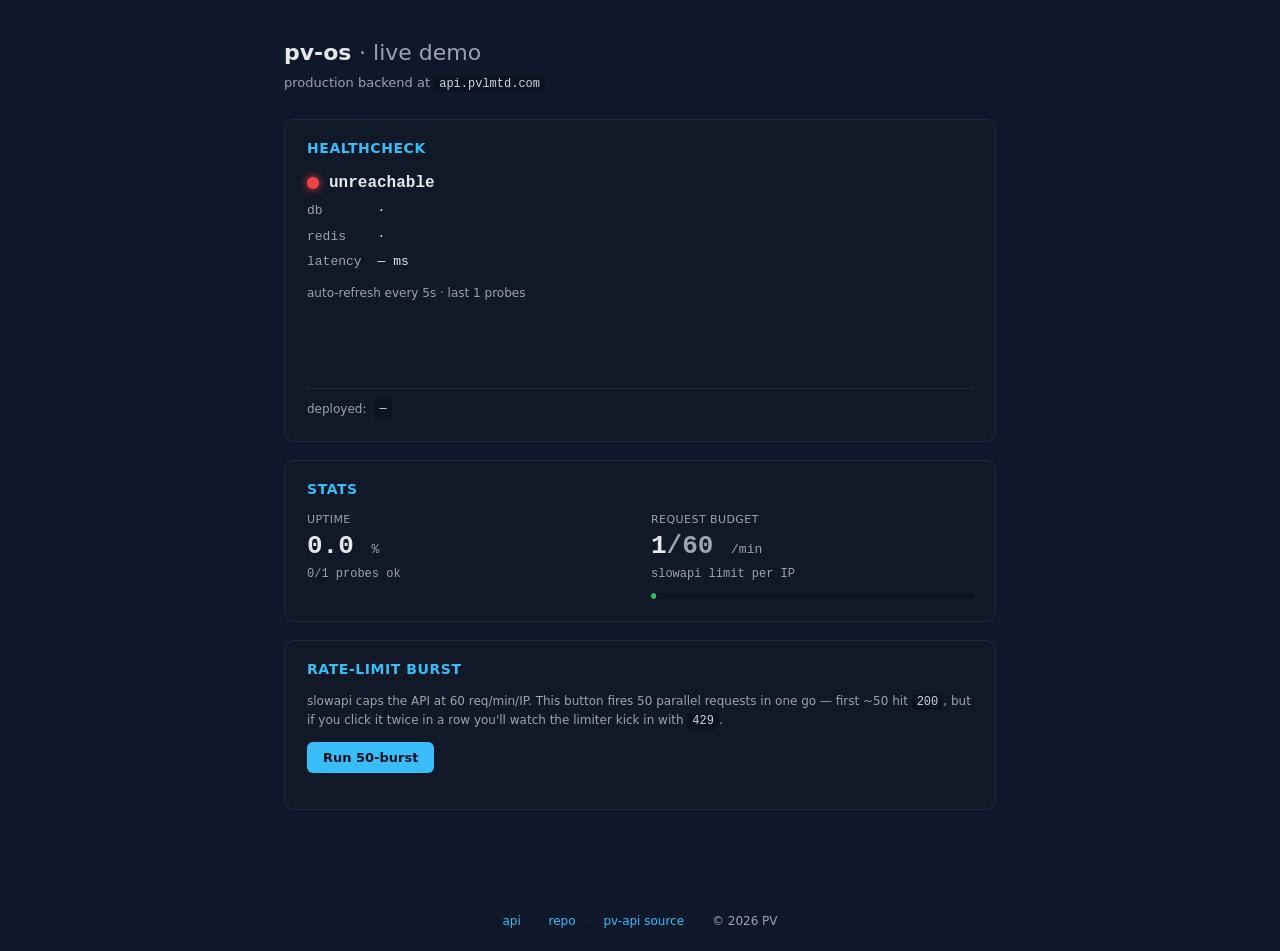
<file: index.html>
<!doctype html>
<html lang="en">
<head>
<meta charset="utf-8" />
<meta name="viewport" content="width=device-width, initial-scale=1" />
<title>pv-os · live demo</title>
<meta name="description" content="Live status of the pv-os production stack at api.pvlmtd.com." />
<link rel="stylesheet" href="styles.css" />
</head>
<body>

<header>
  <h1>pv-os <span class="muted">· live demo</span></h1>
  <p class="muted">production backend at <code>api.pvlmtd.com</code></p>
</header>

<main>

  <section class="card" id="healthz-card">
    <h2>healthcheck</h2>
    <div class="hc-grid">
      <div class="hc-status">
        <span class="dot" id="hc-dot" data-state="pending"></span>
        <span id="hc-state">…</span>
      </div>
      <div class="hc-line"><span class="muted">db</span>     <span id="hc-db">·</span></div>
      <div class="hc-line"><span class="muted">redis</span>  <span id="hc-redis">·</span></div>
      <div class="hc-line"><span class="muted">latency</span><span id="hc-ms">— ms</span></div>
    </div>
    <p class="muted small">auto-refresh every 5s · last <span id="hc-count">0</span> probes</p>
    <svg id="spark" viewBox="0 0 600 60" preserveAspectRatio="none" aria-label="latency sparkline">
      <polyline id="spark-line" fill="none" stroke="currentColor" stroke-width="1.5" points="" />
    </svg>
    <div class="version-line">
      <span class="muted small">deployed:</span>
      <code id="hc-version" class="version-tag" title="click to copy">—</code>
    </div>
  </section>

  <section class="card" id="stats-card">
    <h2>stats</h2>
    <div class="stats-grid">
      <div class="stat">
        <div class="stat-label">uptime</div>
        <div class="stat-value" id="stat-uptime">— <span class="stat-unit">%</span></div>
        <div class="stat-sub muted small" id="stat-uptime-sub">of last 0 probes</div>
      </div>
      <div class="stat">
        <div class="stat-label">request budget</div>
        <div class="stat-value">
          <span id="stat-budget-used">0</span><span class="muted">/60</span>
          <span class="stat-unit">/min</span>
        </div>
        <div class="stat-sub muted small">slowapi limit per IP</div>
        <div class="meter">
          <div class="meter-fill" id="stat-budget-fill" style="width:0%"></div>
        </div>
      </div>
    </div>
  </section>

  <section class="card">
    <h2>rate-limit burst</h2>
    <p class="muted small">
      slowapi caps the API at 60 req/min/IP. This button fires 50 parallel
      requests in one go — first ~50 hit <code>200</code>, but if you click
      it twice in a row you'll watch the limiter kick in with <code>429</code>.
    </p>
    <button id="burst-btn" type="button">Run 50-burst</button>
    <div class="bar-chart" id="burst-out" aria-live="polite"></div>
  </section>

</main>

<footer>
  <span><a href="https://api.pvlmtd.com/healthz" target="_blank" rel="noopener">api</a></span>
  <span class="sep">·</span>
  <span><a href="https://github.com/pvceowner-ops/pv-demo" target="_blank" rel="noopener">repo</a></span>
  <span class="sep">·</span>
  <span><a href="https://github.com/pvceowner-ops/pv-api" target="_blank" rel="noopener">pv-api source</a></span>
  <span class="sep">·</span>
  <span class="muted">© 2026 PV</span>
</footer>

<script src="app.js"></script>
</body>
</html>
</file>
<file: styles.css>
/* pv-demo — vanilla CSS, dark theme matching D:\pv\pv-devops-map.html palette */

:root {
  --bg: #0f172a;
  --panel: #111827;
  --text: #e5e7eb;
  --muted: #9ca3af;
  --accent: #38bdf8;
  --ok: #22c55e;
  --warn: #f59e0b;
  --bad: #ef4444;
  --border: #1f2937;
  --code-bg: #0b1220;
}

* { box-sizing: border-box; }

html, body {
  margin: 0;
  padding: 0;
  background: var(--bg);
  color: var(--text);
  font-family: ui-sans-serif, system-ui, -apple-system, "Segoe UI", Roboto, sans-serif;
  font-size: 15px;
  line-height: 1.5;
}

header {
  padding: 36px 24px 8px;
  max-width: 760px;
  margin: 0 auto;
}
header h1 {
  font-size: 22px;
  margin: 0 0 4px;
  font-weight: 600;
}
header .muted {
  font-weight: 400;
}
header p {
  margin: 0;
  font-size: 13px;
}

main {
  padding: 18px 24px 60px;
  max-width: 760px;
  margin: 0 auto;
}

.card {
  background: var(--panel);
  border: 1px solid var(--border);
  border-radius: 10px;
  padding: 18px 22px 22px;
  margin-bottom: 18px;
  color: var(--text);
}
.card h2 {
  font-size: 14px;
  margin: 0 0 12px;
  color: var(--accent);
  text-transform: uppercase;
  letter-spacing: 0.04em;
}

.muted { color: var(--muted); }
.small { font-size: 12px; }
code {
  background: var(--code-bg);
  padding: 1px 5px;
  border-radius: 4px;
  font-size: 12px;
  color: #cbd5e1;
}

/* healthcheck card */
.hc-grid {
  display: grid;
  grid-template-columns: auto 1fr;
  gap: 6px 16px;
  font-family: ui-monospace, SFMono-Regular, Menlo, monospace;
  font-size: 13px;
  margin-bottom: 8px;
}
.hc-status {
  grid-column: 1 / -1;
  display: flex;
  align-items: center;
  gap: 10px;
  font-weight: 600;
  font-size: 16px;
}
.hc-line {
  display: contents;
}
.hc-line > .muted {
  text-align: left;
}
.dot {
  width: 12px;
  height: 12px;
  border-radius: 50%;
  background: var(--muted);
  display: inline-block;
  flex-shrink: 0;
  transition: background 0.2s ease;
}
.dot[data-state="ok"]      { background: var(--ok); box-shadow: 0 0 8px var(--ok); }
.dot[data-state="degraded"]{ background: var(--warn); box-shadow: 0 0 8px var(--warn); }
.dot[data-state="down"]    { background: var(--bad); box-shadow: 0 0 8px var(--bad); }
.dot[data-state="pending"] { background: var(--muted); }

#spark {
  width: 100%;
  height: 60px;
  color: var(--accent);
  margin-top: 4px;
  display: block;
}

.version-line {
  margin-top: 14px;
  padding-top: 10px;
  border-top: 1px solid var(--border);
  font-size: 12px;
  display: flex;
  align-items: center;
  gap: 8px;
}
.version-tag {
  cursor: pointer;
  user-select: all;
  transition: background 0.15s ease;
}
.version-tag:hover {
  background: #142036;
}

/* stats card */
.stats-grid {
  display: grid;
  grid-template-columns: 1fr 1fr;
  gap: 18px 22px;
}
@media (max-width: 540px) {
  .stats-grid { grid-template-columns: 1fr; }
}
.stat {
  display: flex;
  flex-direction: column;
  gap: 4px;
}
.stat-label {
  font-size: 11px;
  color: var(--muted);
  text-transform: uppercase;
  letter-spacing: 0.04em;
}
.stat-value {
  font-family: ui-monospace, SFMono-Regular, Menlo, monospace;
  font-size: 26px;
  font-weight: 600;
  color: var(--text);
  line-height: 1.1;
}
.stat-unit {
  font-size: 13px;
  font-weight: 400;
  color: var(--muted);
  margin-left: 2px;
}
.stat-sub {
  font-family: ui-monospace, SFMono-Regular, Menlo, monospace;
}

.meter {
  margin-top: 6px;
  height: 6px;
  background: var(--code-bg);
  border-radius: 3px;
  overflow: hidden;
}
.meter-fill {
  height: 100%;
  background: var(--accent);
  border-radius: 3px;
  transition: width 0.3s ease, background 0.3s ease;
}
.meter-fill[data-state="ok"]   { background: var(--ok); }
.meter-fill[data-state="warn"] { background: var(--warn); }
.meter-fill[data-state="bad"]  { background: var(--bad); }

/* burst card */
button#burst-btn {
  background: var(--accent);
  color: #0b1220;
  border: 0;
  border-radius: 6px;
  padding: 8px 16px;
  font-weight: 600;
  font-size: 13px;
  cursor: pointer;
  font-family: inherit;
}
button#burst-btn:hover { filter: brightness(1.08); }
button#burst-btn:disabled {
  opacity: 0.5;
  cursor: progress;
}

.bar-chart {
  margin-top: 14px;
  display: grid;
  gap: 4px;
  font-family: ui-monospace, SFMono-Regular, Menlo, monospace;
  font-size: 13px;
}
.bar-row {
  display: grid;
  grid-template-columns: 48px 1fr 36px;
  align-items: center;
  gap: 8px;
}
.bar {
  background: var(--accent);
  height: 14px;
  border-radius: 3px;
  min-width: 2px;
}
.bar-row[data-code^="2"] .bar { background: var(--ok); }
.bar-row[data-code^="4"] .bar { background: var(--warn); }
.bar-row[data-code^="5"] .bar,
.bar-row[data-code="0"]  .bar { background: var(--bad); }

footer {
  text-align: center;
  font-size: 12px;
  color: var(--muted);
  padding: 24px;
  display: flex;
  justify-content: center;
  flex-wrap: wrap;
  gap: 8px 12px;
}
footer a { color: var(--accent); text-decoration: none; }
footer a:hover { text-decoration: underline; }
.sep { color: var(--border); }
</file>
